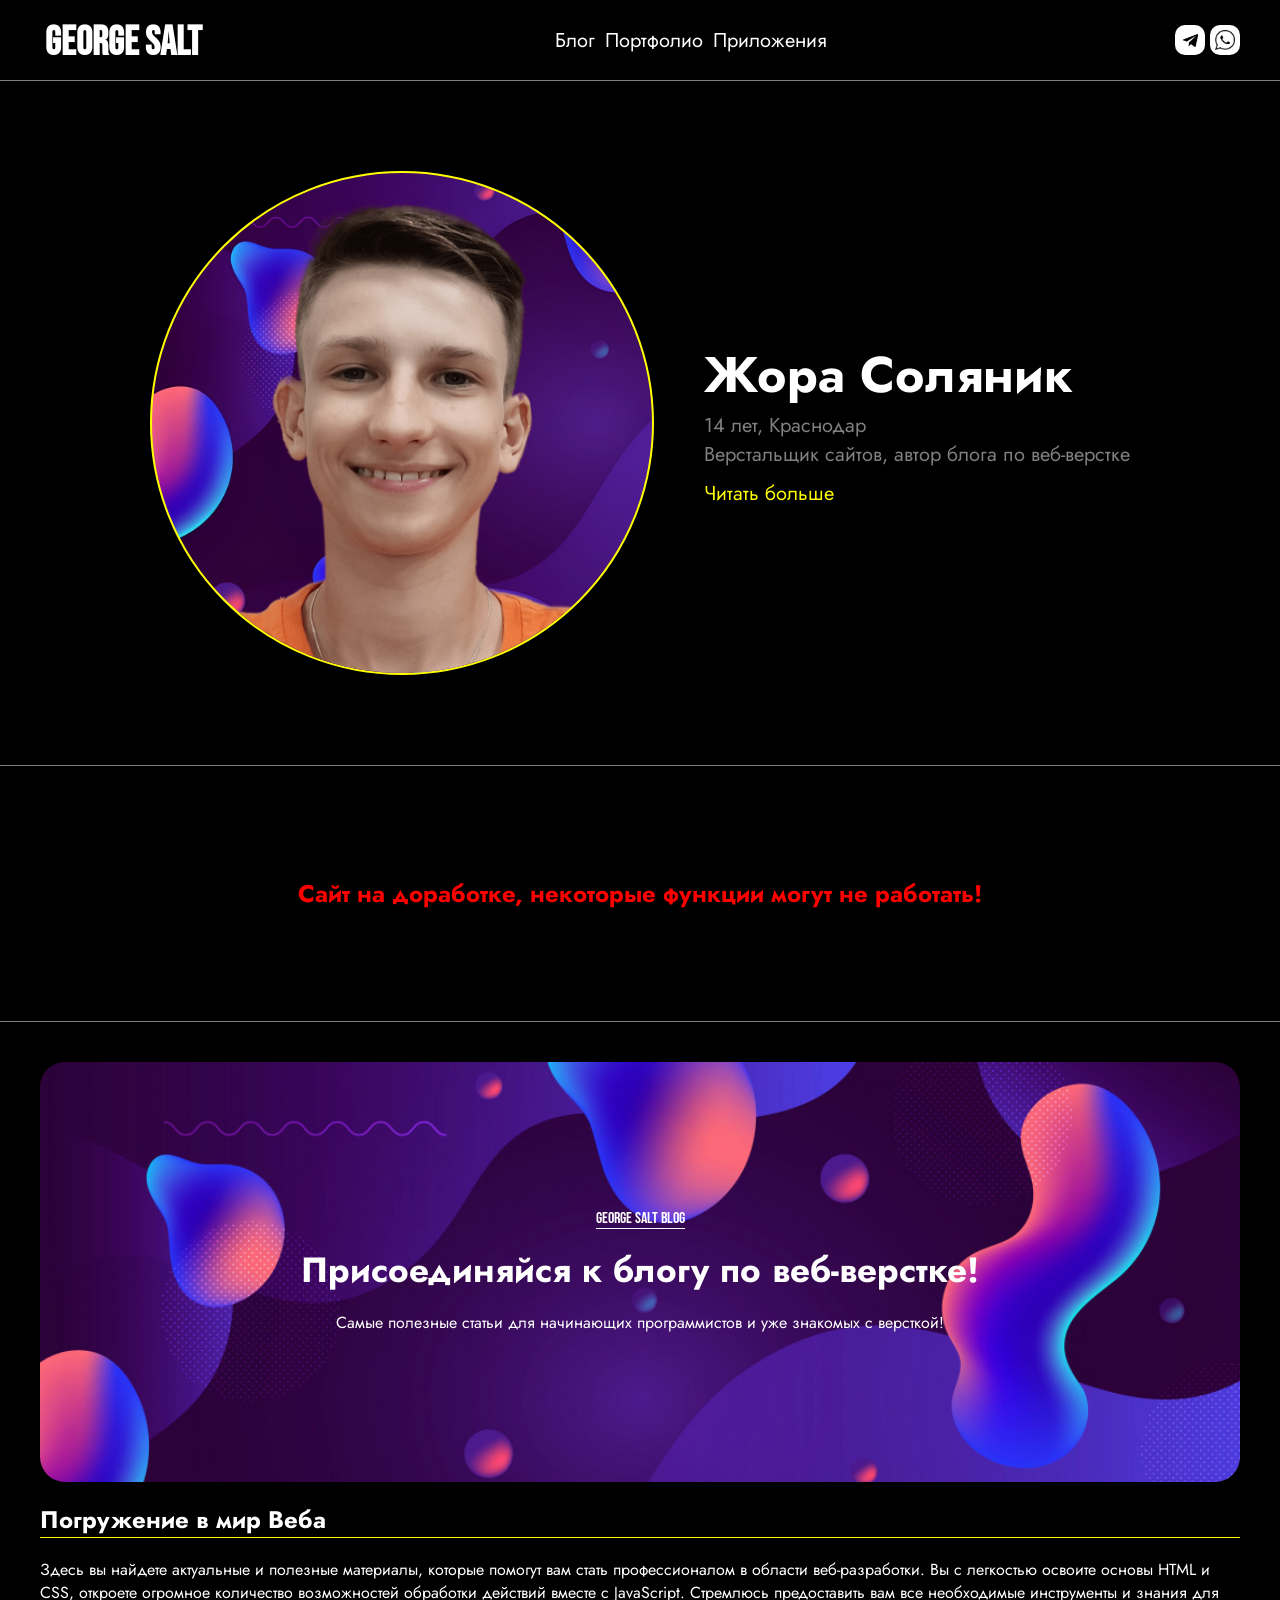
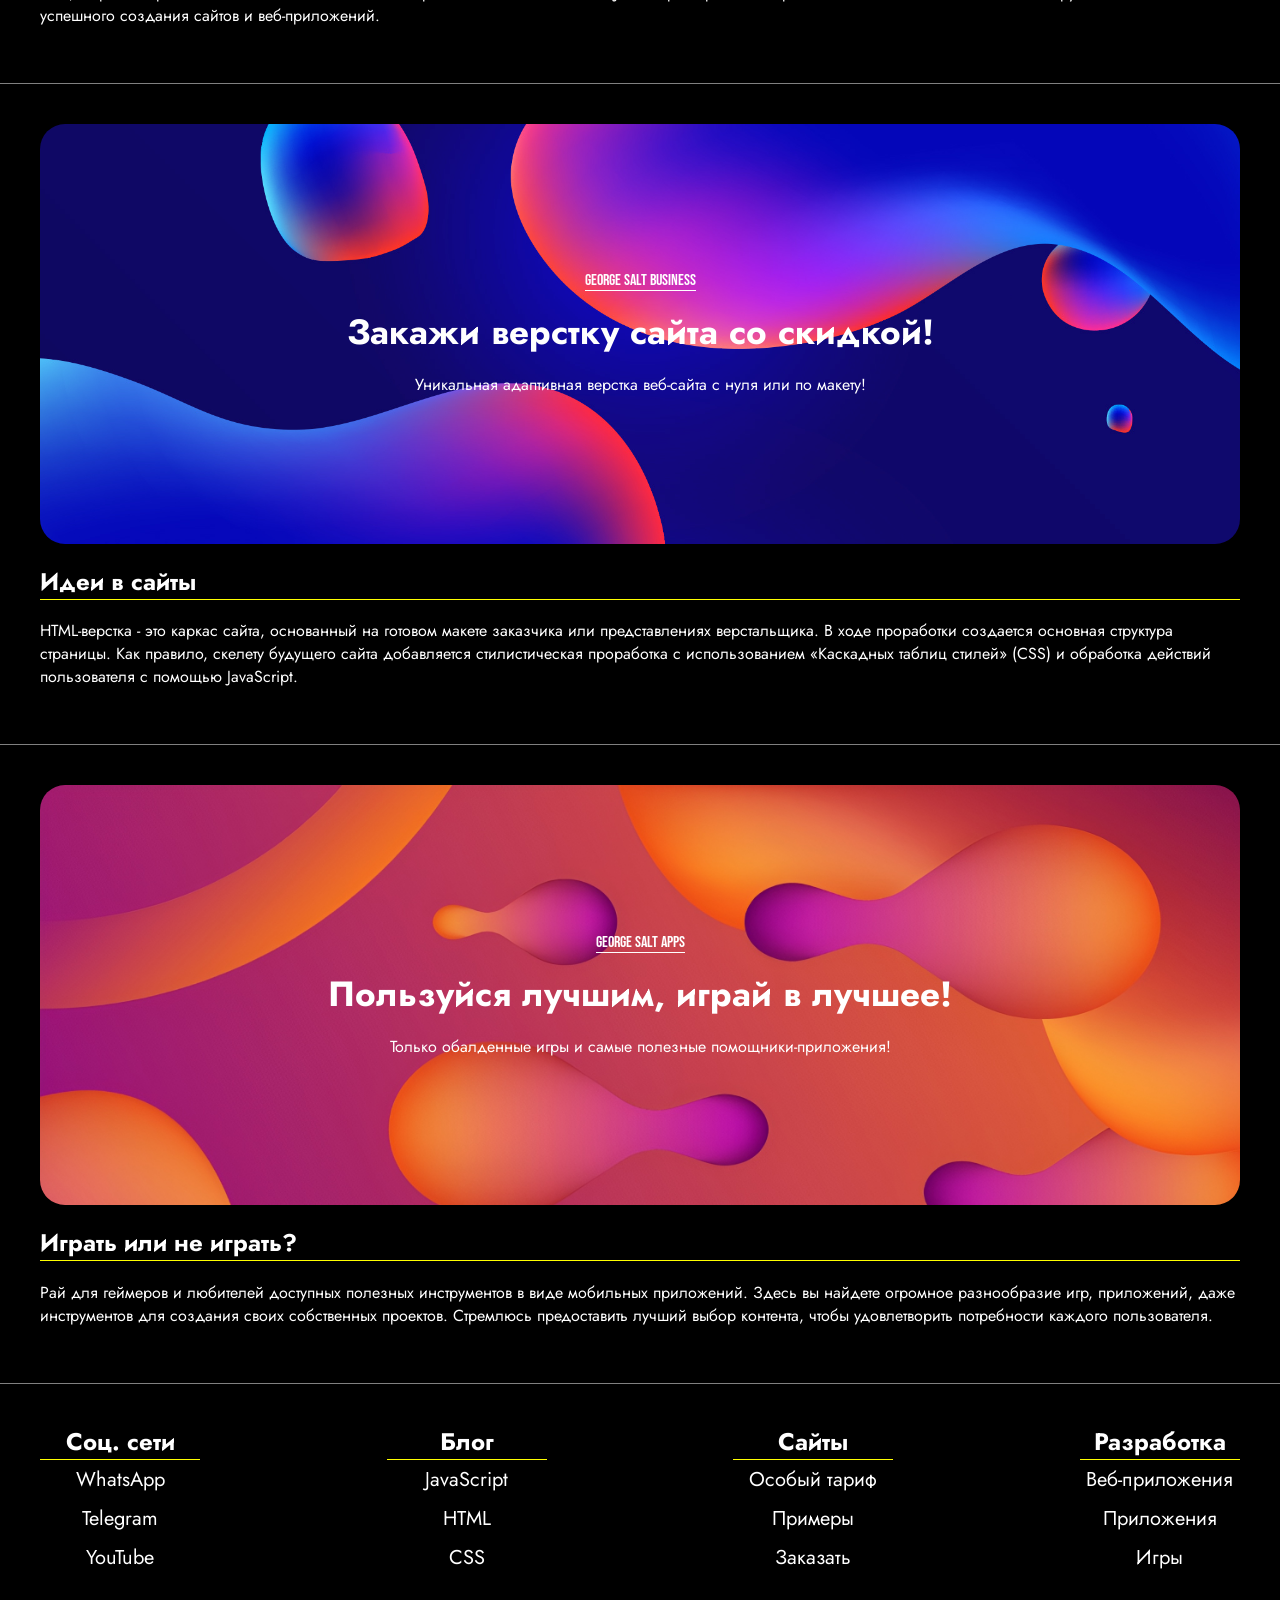
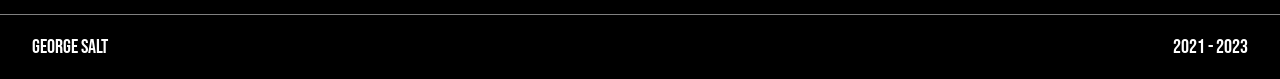
<file: index.html>
<!DOCTYPE html>
<html>

<head>
  <meta charset="utf-8">
  <meta name="viewport" content="width=device-width">

  <link type="image/png" rel="icon" href="static/imgs/favicon.png">

  <link href="static/css/header.css" rel="stylesheet">
  <link href="static/css/main.css" rel="stylesheet">
  <link href="static/css/footer.css" rel="stylesheet">

  <title>George Salt > Главная</title>
</head>

<body>
  <header>
    <div class="content">
      <a href="" class="name">George Salt</a>
      <div class="links">
        <a href="" class="blog">Блог</a>
        <a href="" class="portfolio">Портфолио</a>
        <a href="" class="games">Приложения</a>
      </div>
      <div class="buttons">
        <a href="https://t.me/george20097" class="telegram"><div class="logo"></div></a>
        <a href="https://wa.me/89898303624" class="whatsapp"><div class="logo"></div></a>
      </div>
    </div>
  </header>

  <main>
    <section class="cover">
      <div class="content">
        <div class="about">
          <img src="static/imgs/george-photo.png" class="george-photo">
          <div class="texts">
            <h1 class="name">Жора Соляник</h1>
            <p class="age">14 лет, Краснодар</p>
            <p class="desc">Верстальщик сайтов, автор блога по&nbsp;веб-верстке</p>
            <a href="">Читать больше</a>
          </div>
        </div>
      </div>
    </section>

    <section class="cover">
      <!-- Блок можно удалить после доработки, стили не задействованы -->
      <div class="content">
        <div class="about">
          <h2 style="color: red;">Сайт на доработке, некоторые функции могут не работать!</h2>
        </div>
      </div>
    </section>

    <section class="ad">
      <div class="content">
        <a href="">
          <div class="link blog">
            <p class="name">George Salt Blog</p>
            <h1>Присоединяйся к&nbsp;блогу по&nbsp;веб-верстке!</h1>
            <p>Самые полезные статьи для&nbsp;начинающих программистов и уже знакомых с&nbsp;версткой!</p>
          </div>
        </a>

        <h1>Погружение в мир Веба</h1>
        <p>Здесь вы найдете актуальные и полезные материалы, которые помогут вам стать профессионалом в области веб-разработки. Вы с легкостью освоите основы HTML и CSS, откроете огромное количество возможностей обработки действий вместе с JavaScript. Стремлюсь предоставить вам все необходимые инструменты и знания для успешного создания сайтов и веб-приложений.</p>
      </div>
    </section>

    <section class="ad">
      <div class="content">
        <a href="">
          <div class="link site">
            <p class="name">George Salt Business</p>
            <h1>Закажи верстку сайта со&nbsp;скидкой!</h1>
            <p>Уникальная адаптивная верстка веб-сайта с&nbsp;нуля или по&nbsp;макету!</p>
          </div>
        </a>

        <h1>Идеи в сайты</h1>
        <p>HTML-верстка - это каркас сайта, основанный на готовом макете заказчика или представлениях верстальщика. В ходе проработки создается основная структура страницы. Как правило, скелету будущего сайта добавляется стилистическая проработка с использованием «Каскадных таблиц стилей» (CSS) и обработка действий пользователя с помощью JavaScript.</p>
      </div>
    </section>

    <section class="ad">
      <div class="content">
        <a href="">
          <div class="link apps">
            <p class="name">George Salt Apps</p>
            <h1>Пользуйся лучшим, играй в&nbsp;лучшее!</h1>
            <p>Только обалденные игры и самые полезные помощники-приложения!</p>
          </div>
        </a>

        <h1>Играть или не играть?</h1>
        <p>Рай для геймеров и любителей доступных полезных инструментов в виде мобильных приложений. Здесь вы найдете огромное разнообразие игр, приложений, даже инструментов для создания своих собственных проектов. Стремлюсь предоставить лучший выбор контента, чтобы удовлетворить потребности каждого пользователя.</p>
      </div>
    </section>

    <section class="contact">
      <div class="content">
        <div class="columns">
          <div class="column socials">
            <h1>Соц. сети</h1>
            <a href="https://wa.me/89898303624" class="whatsapp">WhatsApp</a>
            <a href="https://t.me/george20097" class="telegram">Telegram</a>
            <a href="https://www.youtube.com/@george20097" class="youtube">YouTube</a>
          </div>

          <div class="column socials">
            <h1>Блог</h1>
            <a href="" class="js">JavaScript</a>
            <a href="https://wa.me/89898303624" class="html">HTML</a>
            <a href="https://t.me/george20097" class="css">CSS</a>
          </div>

          <div class="column socials">
            <h1>Сайты</h1>
            <a href="https://t.me/george20097" class="special">Особый тариф</a>
            <a href="https://wa.me/89898303624" class="examples">Примеры</a>
            <a href="" class="buy">Заказать</a>
          </div>

          <div class="column socials">
            <h1>Разработка</h1>
            <a href="https://wa.me/89898303624" class="web">Веб-приложения</a>
            <a href="https://t.me/george20097" class="apps">Приложения</a>
            <a href="https://www.youtube.com/@george20097" class="games">Игры</a>
          </div>
        </div>
        
      </div>
    </section>
  </main>

  <footer>
    <div class="content">
      <p class="name">George Salt</p>
      <p class="year">2021 - 2023</p>
    </div>
  </footer>
</body>

</html>
</file>
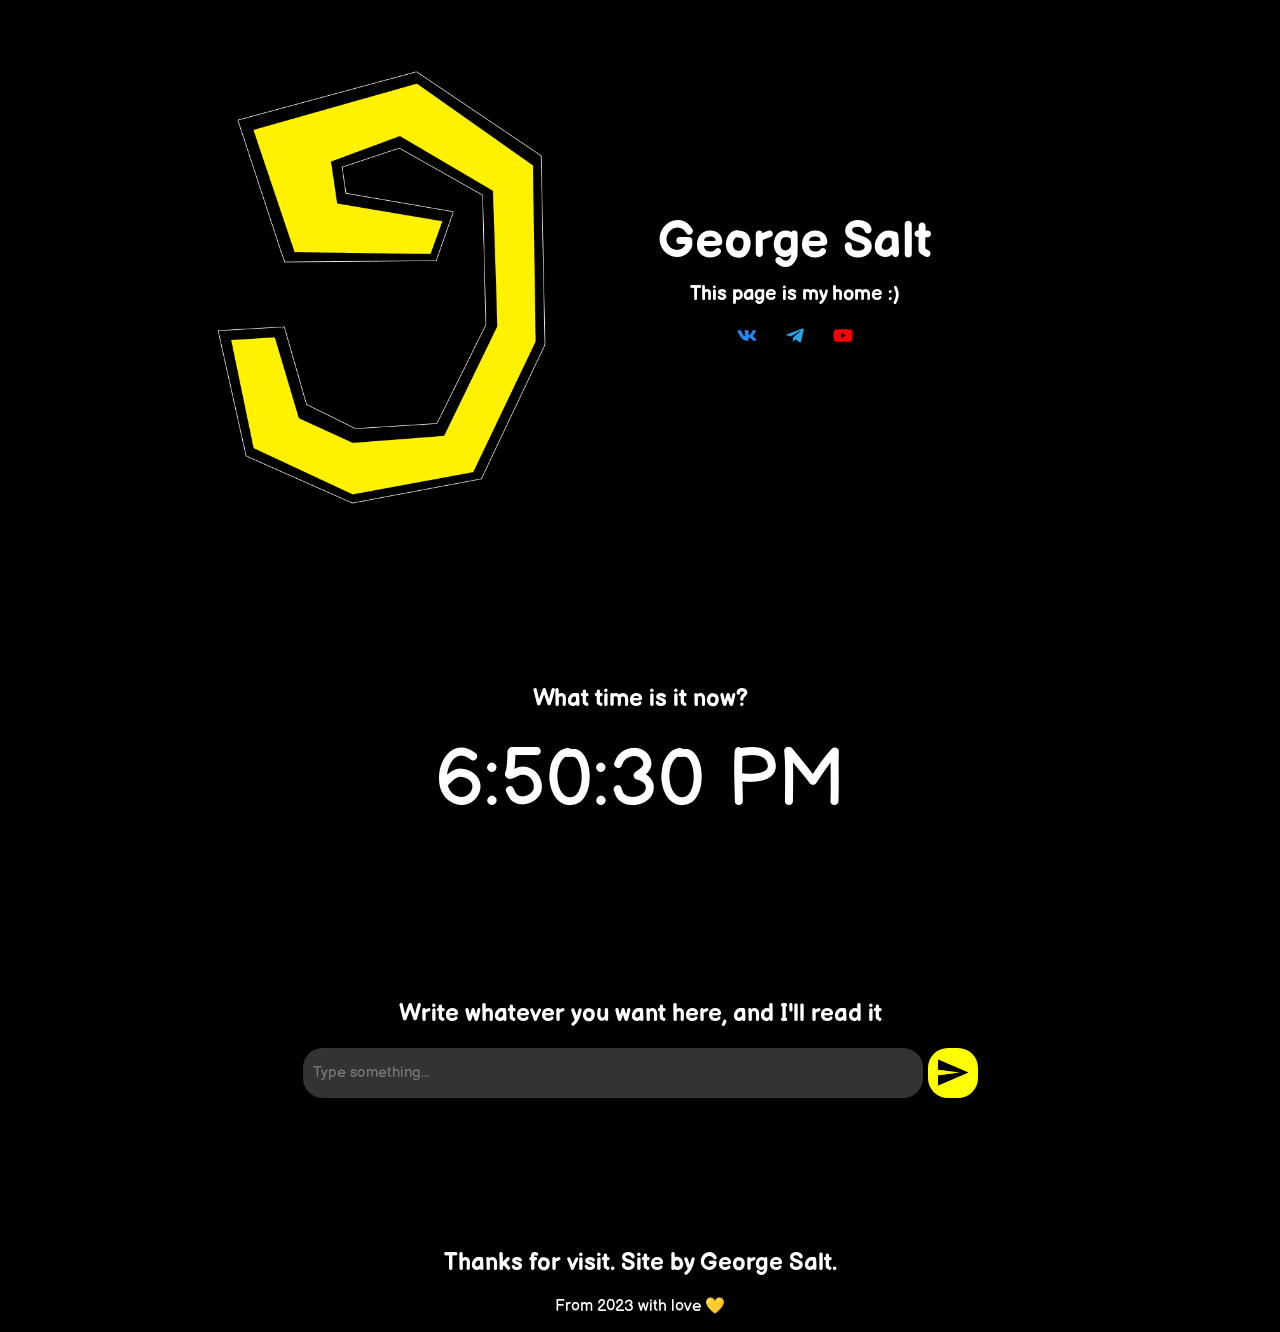
<file: docs/index.html>
<!DOCTYPE html>
<html>

<head>
  <meta charset="utf-8">
  <meta name="viewport" content="width=device-width">
  <link type="image/png" rel="icon" href="static/imgs/favicon.png">
  <link href="static/css/home.css" rel="stylesheet">
  <title>GEORGE SALT | home</title>
</head>

<body>
  <div class="main-content">
    <div class="card-container">
      <a href="index.html" class="home-link"><img src="static/imgs/new yellow tall.png" alt="Card logo" class="card-logo"></a>
      <div class="card-texts">
        <h1 class="name">George Salt</h1>
        <h2 class="signature">This page is my home :)</h2>
        <ul class="social_icons">
          <li><a class="social-icon-vk" href="https://vk.com/george_salt" title="ВКонтакте" target="_blank" rel="noopener"></a></li>
          <li><a class="social-icon-telegram" href="https://t.me/george20097" title="Telegram" target="_blank" rel="noopener"></a></li>
          <li><a class="social-icon-youtube" href="https://www.youtube.com/channel/UCwKOJwwsnmZeo5xSLgx5HgA" title="YouTube" target="_blank" rel="noopener"></a></li>
        </ul>
      </div>
    </div>

    <div class="time-container">
      <h2 class="header">What time is it now?</h2>
      <span class="clock"></span>
    </div>

    <div class="write-me-container">
      <h2 class="header">Write whatever you want here, and I'll read it</h2>
      <div class="textarea">
        <input class="text" type="text" maxlength="500" placeholder="Type something...">
        <div class="send-button">
          <img src="static/imgs/send.png" alt="Send" class="send-icon">
        </div>
      </div>
    </div>
  </div>

  <div class="footer">
    <h2 class="header">Thanks for visit. Site by George Salt.</h2>
    <p class="date">From 2023 with love 💛</p>
  </div>

  <script src="static/js/home.js"></script>
</body>

</html>
</file>
<file: static/css/header.css>
@import url("https://fonts.googleapis.com/css2?family=Jost&display=swap");
@import url("https://fonts.googleapis.com/css2?family=Bebas+Neue&display=swap");


@media screen and (min-width:730px) {
  header {
    font-family: "Jost", sans-serif;
    display: flex;
    align-items: center;
    justify-content: center;
    border-bottom: 1.5px solid grey;
  }

  header > .content {
    height: 80px;
    width: 1200px;
    display: flex;
    align-items: center;
    justify-content: space-between;
  }

  header .name {
    font-family: "Bebas Neue", sans-serif;
    color: white;
    text-decoration: none;
    font-size: 40px;
    font-weight: 800;
    padding: 5px;
    padding-bottom: 0;
    border-radius: 10px;
    transition: all 0.5s;
  }

  header .name:hover {
    color: black;
    font-weight: 800;
    background-color: yellow;
  }

  header .links {
    display: flex;
    align-items: center;
    justify-content: space-between;
  }

  header .links a {
    color: white;
    text-decoration: none;
    font-size: 20px;
    margin: auto 5px;
    border-radius: 10px;
    transition: all 0.3s;
  }

  header .links a:hover {
    color: black;
    font-weight: 800;
    padding: 5px;
    background-color: yellow;
  }

  header .buttons {
    display: flex;
    align-items: center;
    justify-content: space-between;
    width: 65px;
  }

  header .whatsapp,
  header .telegram {
    background-color: white;
    border-radius: 10px;
    display: flex;
    align-items: center;
    justify-content: center;
    height: 30px;
    width: 30px;
    transition: all 0.3s;
  }

  header .whatsapp:hover,
  header .telegram:hover {
    background-color: yellow;
  }

  header .telegram > .logo {
    background-image: url("../imgs/telegram.png");
    background-size: cover;
    height: 15px;
    width: 15px;
  }

  header .whatsapp > .logo {
    background-image: url("../imgs/whatsapp.png");
    background-size: cover;
    height: 20px;
    width: 20px;
  }
}

@media screen and (max-width:730px) {
  header {
    font-family: "Jost", sans-serif;
    display: flex;
    align-items: center;
    justify-content: center;
    border-bottom: 1.5px solid grey;
  }

  header > .content {
    width: 95vw;
    display: flex;
    flex-direction: column;
    align-items: center;
    justify-content: space-between;
  }

  header .name {
    font-family: "Bebas Neue", sans-serif;
    color: white;
    text-decoration: none;
    font-size: 40px;
    font-weight: 800;
    padding: 5px;
    border-radius: 10px;
    transition: all 0.5s;
    margin-top: 10px;
  }

  header .name:hover {
    color: black;
    font-weight: 800;
    background-color: yellow;
  }

  header .links {
    display: flex;
    align-items: center;
    justify-content: space-between;
    margin-bottom: 10px;
  }

  header .links a {
    color: white;
    text-decoration: none;
    font-size: 20px;
    margin: auto 5px;
    border-radius: 10px;
    transition: all 0.3s;
  }

  header .links a:hover {
    color: black;
    font-weight: 800;
    padding: 5px;
    background-color: yellow;
  }

  header .buttons {
    display: none
  }
}
</file>
<file: static/css/main.css>
@import url("https://fonts.googleapis.com/css2?family=Jost&display=swap");
@import url("https://fonts.googleapis.com/css2?family=Bebas+Neue&display=swap");


:root {
  --bgc: yellow;
}


@media screen and (min-width:730px) {
  body {
    margin: 0;
    font-family: "Jost", sans-serif;
    background-color: black;
    color: white;
  }

  body::-webkit-scrollbar {
    width: 0.5vw;
  }

  body::-webkit-scrollbar-track {
    background-color: black;
    width: 0.5vw;
  }

  body::-webkit-scrollbar-thumb {
    background-color: var(--bgc);
  }


  main > section {
    padding-top: 20px;
    padding-bottom: 20px;
    display: flex;
    align-items: center;
    justify-content: center;
    border-bottom: 1.5px solid grey;
  }

  main .content {
    width: 1200px;
    padding-top: 20px;
    padding-bottom: 20px;
  }

  main a {
    text-decoration: none;
    color: black;
  }


  main .about {
    display: flex;
    align-items: center;
    justify-content: center;
    margin: 50px auto;
  }

  main .about > img {
    width: 500px;
    height: 500px;
    border-radius: 50%;
    border: 2px solid var(--bgc);
    background-image: url("../imgs/photo-background.png");
    background-size: cover;
    margin-right: 50px;
  }

  main .about h1 {
    margin: 0;
    font-size: 50px;
  }

  main .about p {
    margin: 0;
    font-size: 20px;
    color: grey;
  }

  main .about .desc {
    margin-bottom: 10px;
  }

  main .about a {
    font-size: 20px;
    border-radius: 10px;
    text-decoration: none;
    color: var(--bgc);
    transition: all 0.3s;
  }

  main .about a:hover {
    padding: 5px;
    font-size: 20px;
    border-radius: 10px;
    font-weight: 800;
    background-color: var(--bgc);
    text-decoration: none;
    color: black;
  }


  main .link {
    height: 400px;
    background-size: cover;
    padding: 10px;
    border-radius: 25px;
    display: flex;
    flex-direction: column;
    align-items: center;
    justify-content: center;
    color: white;
    transition: all 0.5s;
  }

  main .link.blog {
    background-image: url("../imgs/blog-background.png");
  }

  main .link.site {
    background-image: url("../imgs/portfolio-background.png");
  }

  main .link.apps {
    background-image: url("../imgs/apps-background.png");
  }

  main .link:hover {
    scale: 0.98;
  }

  main .link:hover * {
    scale: 1.05;
  }

  main .link * {
    transition: all 0.5s;
  }

  main .link .name {
    font-family: "Bebas Neue", sans-serif;
    border-bottom: 1.5px solid white;
  }

  main .link h1 {
    font-size: 35px;
    margin: 0;
    padding: 0;
  }

  main > .ad > .content > h1 {
    border-bottom: 1.5px solid var(--bgc);
  }


  main .columns {
    text-align: center;
    display: flex;
    justify-content: space-between;
  }

  main .columns h1 {
    border-bottom: 1.5px solid var(--bgc);
    margin: 0;
  }

  main .column {
    display: flex;
    flex-direction: column;
    width: 160px;
    height: 150px;
  }

  main .column a {
    border-radius: 10px;
    font-size: 20px;
    text-decoration: none;
    color: white;
    margin: 5px 0;
    transition: all 0.3s;
  }

  main .column a:hover {
    font-weight: 800;
    color: black;
    padding: 5px;
    background-color: var(--bgc);
  }
}

@media screen and (max-width:730px) {
  body {
    margin: 0;
    font-family: "Jost", sans-serif;
    background-color: black;
    color: white;
  }

  main > section {
    padding-top: 20px;
    padding-bottom: 20px;
    display: flex;
    align-items: center;
    justify-content: center;
    border-bottom: 1.5px solid grey;
  }

  main .content {
    width: 95vw;
    padding-top: 20px;
    padding-bottom: 20px;
  }

  main a {
    text-decoration: none;
    color: black;
  }


  main .about {
    width: 100%;
    display: flex;
    flex-direction: column;
    align-items: center;
    justify-content: center;
    margin: 50px auto;
    text-align: center;
  }

  main .about > img {
    width: 90%;
    border-radius: 50%;
    border: 2px solid var(--bgc);
    background-image: url("../imgs/photo-background.png");
    background-size: cover;
  }

  main .about h1 {
    margin: 0;
    font-size: 50px;
  }

  main .about p {
    margin: 0;
    font-size: 20px;
    color: grey;
  }

  main .about .desc {
    margin-bottom: 10px;
  }

  main .about a {
    font-size: 20px;
    border-radius: 10px;
    text-decoration: none;
    color: var(--bgc);
    transition: all 0.3s;
  }

  main .about a:hover {
    padding: 5px;
    font-size: 20px;
    border-radius: 10px;
    font-weight: 800;
    background-color: var(--bgc);
    text-decoration: none;
    color: black;
  }


  main .link {
    height: 400px;
    background-size: cover;
    padding: 10px;
    border-radius: 25px;
    display: flex;
    flex-direction: column;
    align-items: center;
    justify-content: center;
    color: white;
    text-align: center;
    transition: all 0.5s;
  }

  main .link.blog {
    background-image: url("../imgs/blog-background.png");
  }

  main .link.site {
    background-image: url("../imgs/portfolio-background.png");
  }

  main .link.apps {
    background-image: url("../imgs/apps-background.png");
  }

  main .link:hover {
    scale: 0.98;
  }

  main .link:hover * {
    scale: 1.05;
  }

  main .link * {
    transition: all 0.5s;
  }

  main .link .name {
    font-family: "Bebas Neue", sans-serif;
    border-bottom: 1.5px solid white;
  }

  main .link h1 {
    font-size: 35px;
    margin: 0;
    padding: 0;
  }

  main > .ad > .content > h1 {
    border-bottom: 1.5px solid var(--bgc);
  }


  main .columns {
    display: flex;
    align-items: center;
    justify-content: center;
    flex-wrap: wrap;
    margin-bottom: -20px;
    text-align: center;
  }

  main .columns h1 {
    border-bottom: 1.5px solid var(--bgc);
    margin: 0;
  }

  main .column {
    display: flex;
    flex-direction: column;
    width: 160px;
    height: 150px;
    margin: auto 5px;
    margin-bottom: 20px;
  }

  main .column a {
    border-radius: 10px;
    font-size: 20px;
    text-decoration: none;
    color: white;
    margin: 5px 0;
    transition: all 0.3s;
  }

  main .column a:hover {
    font-weight: 800;
    color: black;
    padding: 5px;
    background-color: var(--bgc);
  }
}
</file>
<file: static/css/footer.css>
@import url("https://fonts.googleapis.com/css2?family=Bebas+Neue&display=swap");


footer {
  font-family: "Bebas Neue", sans-serif;
  display: flex;
  align-items: center;
  justify-content: center;
}

footer > .content {
  display: flex;
  align-items: center;
  justify-content: space-between;
  width: 95vw;
}

footer p {
  font-size: 20px;
}
</file>
<file: docs/static/css/home.css>
@import url('https://fonts.googleapis.com/css2?family=Balsamiq+Sans&display=swap');


body {
  background-color: black;
  color: white;
  font-family: 'Balsamiq Sans', cursive;
}

.card-container {
  display: flex;
  flex-direction: row;
  align-items: center;
  margin-top: 50px;
}

.card-logo {
  width: 550px;
  margin-left: 100px;
}

.card-texts {
  text-align: center;
}

.card-texts .name {
  font-size: 50px;
  margin: 0px 0px;
}

.card-texts .signature {
  font-size: 20px;
  margin: 10px 0px;
}

.social_icons {
  display: flex;
  justify-content: center;
  list-style: none;
  margin-top: 0.25rem;
  margin-bottom: 1rem;
  padding-left: 0;
}

.social_icons li {
  margin-left: 0.25rem;
  margin-right: 0.25rem;
}

.social_icons a {
  position: relative;
  background-color: #000000;
  display: block;
  -webkit-user-select: none;
  -moz-user-select: none;
  -ms-user-select: none;
  user-select: none;
  transition: background-color .3s ease-in-out;
  width: 2.5rem;
  height: 2.5rem;
  border-radius: 50%;
}

.social_icons a:hover {
  background-color: #333333;
}

.social_icons a::before {
  content: "";
  position: absolute;
  width: 1.2rem;
  height: 1.2rem;
  left: .65rem;
  top: .65rem;
  background: transparent no-repeat center center;
  background-size: 100% 100%;
}

.social_icons .social-icon-vk::before {
  background-image: url("data:image/svg+xml,%3Csvg xmlns='http://www.w3.org/2000/svg' viewBox='0 0 576 512'%3E%3Cpath fill='%232787f5' d='M545 117.7c3.7-12.5 0-21.7-17.8-21.7h-58.9c-15 0-21.9 7.9-25.6 16.7 0 0-30 73.1-72.4 120.5-13.7 13.7-20 18.1-27.5 18.1-3.7 0-9.4-4.4-9.4-16.9V117.7c0-15-4.2-21.7-16.6-21.7h-92.6c-9.4 0-15 7-15 13.5 0 14.2 21.2 17.5 23.4 57.5v86.8c0 19-3.4 22.5-10.9 22.5-20 0-68.6-73.4-97.4-157.4-5.8-16.3-11.5-22.9-26.6-22.9H38.8c-16.8 0-20.2 7.9-20.2 16.7 0 15.6 20 93.1 93.1 195.5C160.4 378.1 229 416 291.4 416c37.5 0 42.1-8.4 42.1-22.9 0-66.8-3.4-73.1 15.4-73.1 8.7 0 23.7 4.4 58.7 38.1 40 40 46.6 57.9 69 57.9h58.9c16.8 0 25.3-8.4 20.4-25-11.2-34.9-86.9-106.7-90.3-111.5-8.7-11.2-6.2-16.2 0-26.2.1-.1 72-101.3 79.4-135.6z'/%3E%3C/svg%3E");
}

.social_icons .social-icon-telegram::before {
  background-image: url("data:image/svg+xml,%3Csvg xmlns='http://www.w3.org/2000/svg' viewBox='0 0 448 512'%3E%3Cpath fill='%2327a7e7' d='M446.7 98.6l-67.6 318.8c-5.1 22.5-18.4 28.1-37.3 17.5l-103-75.9-49.7 47.8c-5.5 5.5-10.1 10.1-20.7 10.1l7.4-104.9 190.9-172.5c8.3-7.4-1.8-11.5-12.9-4.1L117.8 284 16.2 252.2c-22.1-6.9-22.5-22.1 4.6-32.7L418.2 66.4c18.4-6.9 34.5 4.1 28.5 32.2z'/%3E%3C/svg%3E");
}

.social_icons .social-icon-youtube::before {
  background-image: url("data:image/svg+xml,%3Csvg xmlns='http://www.w3.org/2000/svg' viewBox='0 0 576 512'%3E%3Cpath fill='%23ff0000' d='M549.655 124.083c-6.281-23.65-24.787-42.276-48.284-48.597C458.781 64 288 64 288 64S117.22 64 74.629 75.486c-23.497 6.322-42.003 24.947-48.284 48.597-11.412 42.867-11.412 132.305-11.412 132.305s0 89.438 11.412 132.305c6.281 23.65 24.787 41.5 48.284 47.821C117.22 448 288 448 288 448s170.78 0 213.371-11.486c23.497-6.321 42.003-24.171 48.284-47.821 11.412-42.867 11.412-132.305 11.412-132.305s0-89.438-11.412-132.305zm-317.51 213.508V175.185l142.739 81.205-142.739 81.201z'/%3E%3C/svg%3E");
}

.time-container {
  width: 100%;
  text-align: center;
  margin: 150px 0px;
}

.time-container span {
  font-size: 80px;
}

body::-webkit-scrollbar {
  width: 8px;
}

body::-webkit-scrollbar-track {
  background: black;
}

body::-webkit-scrollbar-thumb {
  width: 8px;
  background-color: yellow;
}

.write-me-container {
  display: flex;
  flex-direction: column;
  align-items: center;
  margin-bottom: 150px;
}

.textarea {
  display: flex;
  flex-direction: row;
}

.textarea .text {
  width: 600px;
  height: 50px;
  border-radius: 20px;
  border: none;
  padding: 0 10px;
  background-color: #333333;
  font-size: 15px;
  color: white;
  font-family: 'Balsamiq Sans', cursive;
  margin-right: 5px;
}

.send-button {
  background-color: yellow;
  border-radius: 20px;
  width: 50px;
  height: 50px;
  display: flex;
  flex-direction: column;
  align-items: center;
  justify-content: center;
}

.send-button:hover {
  background-color: yellow;
  border-radius: 20px;
  width: 50px;
  height: 50px;
  cursor: pointer;
  display: flex;
  flex-direction: column;
  align-items: center;
  justify-content: center;
}

.send-button:active {
  background-color: #333333;
  border-radius: 20px;
  width: 50px;
  height: 50px;
  cursor: pointer;
  display: flex;
  flex-direction: column;
  align-items: center;
  justify-content: center;
}

.send-icon {
  width: 35px;
  height: 35px;
}

.footer {
  text-align: center;
}
</file>
